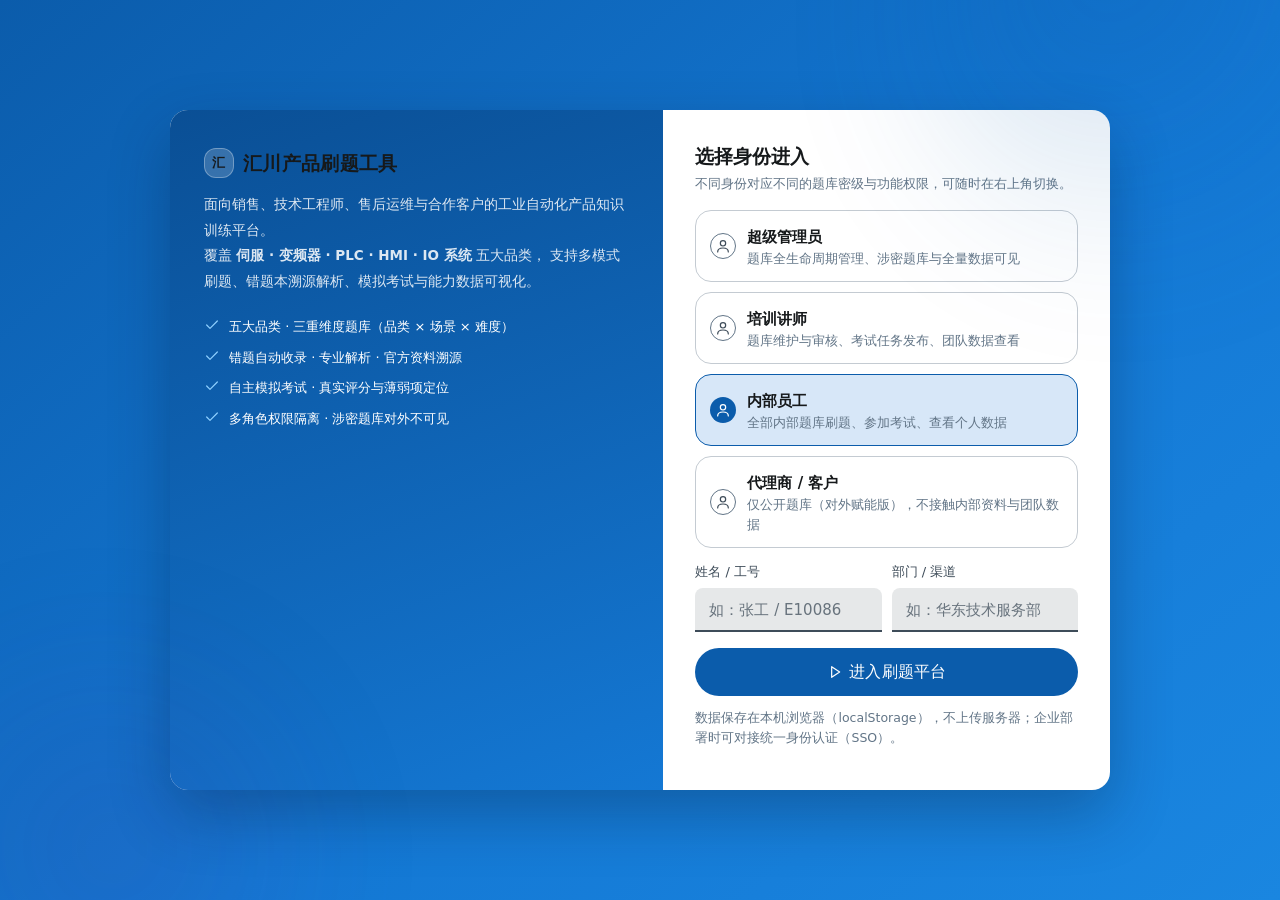
<file: index.html>
<!DOCTYPE html>
<html lang="zh-CN">
<head>
<meta charset="UTF-8">
<meta name="viewport" content="width=device-width, initial-scale=1, viewport-fit=cover">
<meta name="theme-color" content="#0b5cab">
<meta name="description" content="汇川技术工业自动化产品知识刷题工具：伺服、变频器、PLC、HMI、IO 系统五大品类，多模式刷题、错题本、模拟考试与能力数据统计。">
<title>汇川产品刷题工具 · 工业自动化产品知识训练平台</title>
<link rel="icon" href="data:image/svg+xml,%3Csvg xmlns='http://www.w3.org/2000/svg' viewBox='0 0 32 32'%3E%3Crect width='32' height='32' rx='7' fill='%230b5cab'/%3E%3Ctext x='16' y='22' font-size='18' font-family='sans-serif' font-weight='bold' fill='white' text-anchor='middle'%3E%E6%B1%87%3C/text%3E%3C/svg%3E">
<!-- Material You 设计令牌（由 tools/gen-md3-tokens.mjs 生成，须先于 main.css 加载） -->
<link rel="stylesheet" href="assets/css/md3-tokens.css">
<link rel="stylesheet" href="assets/css/main.css">
</head>
<body>
<div id="app">
  <noscript>
    <div style="padding:40px;text-align:center;font-family:sans-serif">
      <h2>需要启用 JavaScript</h2>
      <p>本工具为纯前端应用，请在浏览器设置中启用 JavaScript 后重新打开。</p>
    </div>
  </noscript>
</div>

<!-- 核心层：数据存储 / API 适配 / 题库引擎 / UI 组件 -->
<script src="assets/js/core/store.js"></script>
<script src="assets/js/core/api-store.js"></script>
<script src="assets/js/core/bank.js"></script>
<script src="assets/js/core/knowledge.js"></script>
<script src="assets/js/core/engine.js"></script>
<script src="assets/js/ui.js"></script>
<!-- 试卷生成 / Word 导出 / 打印 -->
<script src="assets/js/paper.js"></script>
<!-- 知识库（V2.0） -->
<script src="assets/js/kb.js"></script>
<!-- 用户端应用 -->
<script src="assets/js/app.js"></script>
</body>
</html>
</file>
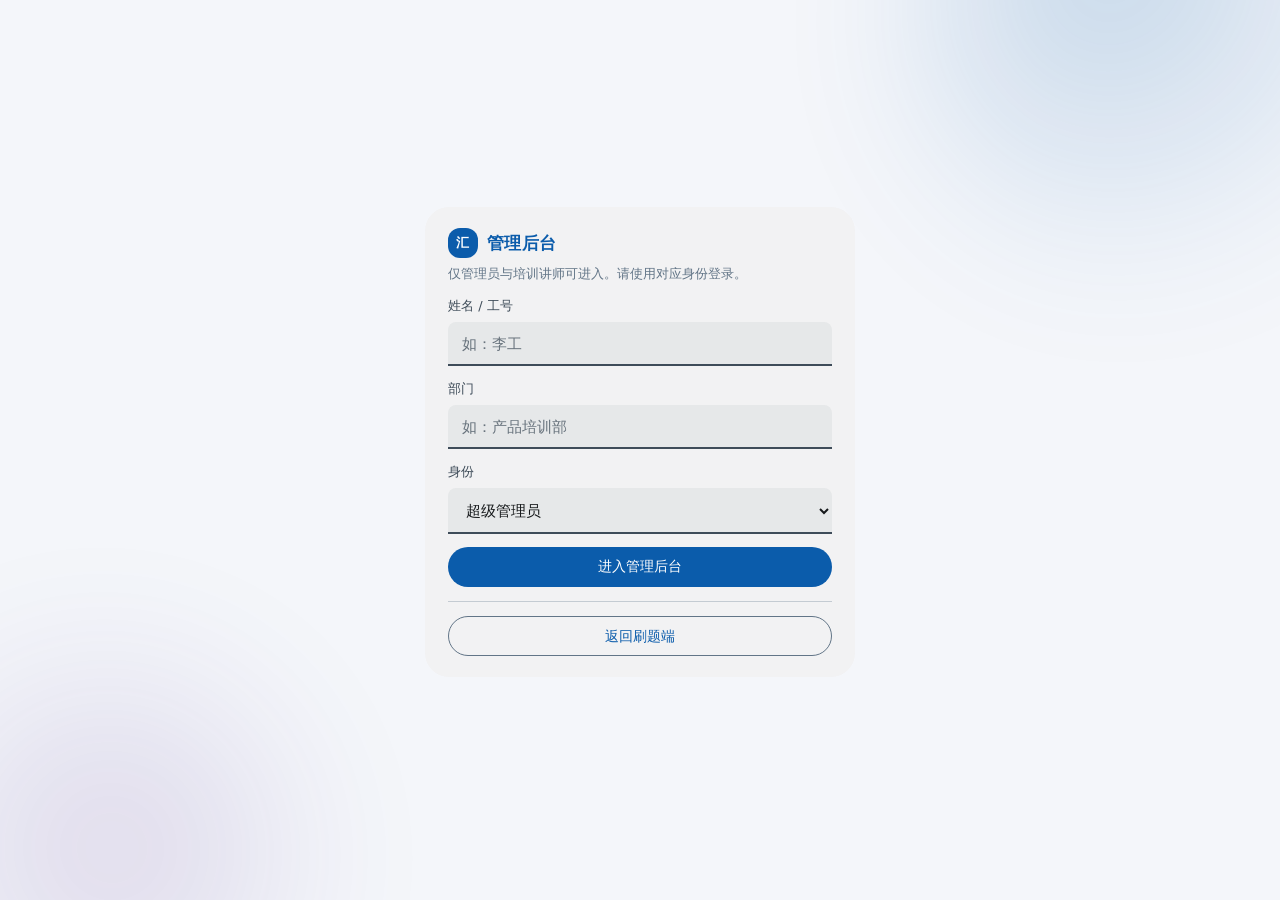
<file: admin.html>
<!DOCTYPE html>
<html lang="zh-CN">
<head>
<meta charset="UTF-8">
<meta name="viewport" content="width=device-width, initial-scale=1, viewport-fit=cover">
<meta name="theme-color" content="#0b5cab">
<title>管理后台 · 汇川产品刷题工具</title>
<link rel="icon" href="data:image/svg+xml,%3Csvg xmlns='http://www.w3.org/2000/svg' viewBox='0 0 32 32'%3E%3Crect width='32' height='32' rx='7' fill='%230b5cab'/%3E%3Ctext x='16' y='22' font-size='18' font-family='sans-serif' font-weight='bold' fill='white' text-anchor='middle'%3E%E7%AE%A1%3C/text%3E%3C/svg%3E">
<!-- Material You 设计令牌（由 tools/gen-md3-tokens.mjs 生成，须先于 main.css 加载） -->
<link rel="stylesheet" href="assets/css/md3-tokens.css">
<link rel="stylesheet" href="assets/css/main.css">
<style>
  .admin-table td { vertical-align: top; }
  .opt-editor { display: flex; gap: 8px; align-items: center; margin-bottom: 8px; }
  .opt-editor .k { width: 30px; height: 30px; border-radius: 6px; background: var(--line-2); display: grid; place-items: center; font-weight: 700; font-size: 12.5px; flex: none; }
  .opt-editor input[type=text] { flex: 1; }
  .perm-yes { color: var(--ok); font-weight: 600; }
  .perm-no { color: #c3cbd8; }
  .json-area { min-height: 220px; font-family: var(--ff-mono); font-size: 12.5px; }
</style>
</head>
<body>
<div id="adminApp">
  <noscript><div style="padding:40px;text-align:center"><h2>需要启用 JavaScript</h2></div></noscript>
</div>

<script src="assets/js/core/store.js"></script>
<script src="assets/js/core/api-store.js"></script>
<script src="assets/js/core/bank.js"></script>
<script src="assets/js/core/knowledge.js"></script>
<script src="assets/js/core/engine.js"></script>
<script src="assets/js/ui.js"></script>
<!-- 试卷导出 / 打印 与 知识库文档导出（管理端复用） -->
<script src="assets/js/paper.js"></script>
<script src="assets/js/kb.js"></script>
<script src="assets/js/admin.js"></script>
</body>
</html>
</file>
<file: assets/css/md3-tokens.css>
/* ==========================================================================
   Material You (Material Design 3) 设计令牌
   —— 由 tools/gen-md3-tokens.mjs 自动生成，请勿手改本文件
   种子色（seed）：#0b5cab   生成时间：2026/9/15 13:39:04

   分层约定（与 MD3 官方一致）：
     ① 参考调色板 --md-ref-*    ：由种子色推导的 tone 阶梯
     ② 语义令牌   --md-sys-*    ：组件只允许引用这一层
     ③ 形状/动效/状态            ：跨组件复用的非颜色令牌
   换品牌色：改 tools/gen-md3-tokens.mjs 里的 SEED 常量并重跑即可。
   ========================================================================== */

:root {
  /* ========== ① 参考调色板（tone 0–100，勿在组件中直接引用） ========== */
  /* primary */
  --md-ref-primary-0: #000000;
  --md-ref-primary-10: #02192F;
  --md-ref-primary-20: #06335E;
  --md-ref-primary-30: #094D8E;
  --md-ref-primary-40: #0B5CAB;
  --md-ref-primary-50: #1676D3;
  --md-ref-primary-60: #338FE9;
  --md-ref-primary-70: #65ABEF;
  --md-ref-primary-80: #A8CCEF;
  --md-ref-primary-90: #D7E7F8;
  --md-ref-primary-95: #F2F7FB;
  --md-ref-primary-99: #FEFEFF;
  --md-ref-primary-100: #FFFFFF;
  /* secondary */
  --md-ref-secondary-0: #000000;
  --md-ref-secondary-10: #0F1922;
  --md-ref-secondary-20: #203245;
  --md-ref-secondary-30: #304C68;
  --md-ref-secondary-40: #395B7D;
  --md-ref-secondary-50: #4D759C;
  --md-ref-secondary-60: #688EB4;
  --md-ref-secondary-70: #8DAAC7;
  --md-ref-secondary-80: #BCCBDA;
  --md-ref-secondary-90: #E0E7EE;
  --md-ref-secondary-95: #F5F7F8;
  --md-ref-secondary-99: #FEFEFE;
  --md-ref-secondary-100: #FFFFFF;
  /* tertiary */
  --md-ref-tertiary-0: #000000;
  --md-ref-tertiary-10: #160B27;
  --md-ref-tertiary-20: #2D174E;
  --md-ref-tertiary-30: #442275;
  --md-ref-tertiary-40: #52298D;
  --md-ref-tertiary-50: #6A3AAF;
  --md-ref-tertiary-60: #8455C7;
  --md-ref-tertiary-70: #A27FD5;
  --md-ref-tertiary-80: #C7B5E1;
  --md-ref-tertiary-90: #E5DDF1;
  --md-ref-tertiary-95: #F6F4F9;
  --md-ref-tertiary-99: #FEFEFE;
  --md-ref-tertiary-100: #FFFFFF;
  /* neutral */
  --md-ref-neutral-0: #000000;
  --md-ref-neutral-10: #16191B;
  --md-ref-neutral-20: #2D3237;
  --md-ref-neutral-30: #444C53;
  --md-ref-neutral-40: #525B64;
  --md-ref-neutral-50: #6A757F;
  --md-ref-neutral-60: #848E98;
  --md-ref-neutral-70: #A2AAB2;
  --md-ref-neutral-80: #C7CBCF;
  --md-ref-neutral-90: #E5E7E9;
  --md-ref-neutral-95: #F6F7F7;
  --md-ref-neutral-99: #FEFEFE;
  --md-ref-neutral-100: #FFFFFF;
  /* neutral-variant */
  --md-ref-neutral-variant-0: #000000;
  --md-ref-neutral-variant-10: #14191D;
  --md-ref-neutral-variant-20: #29323B;
  --md-ref-neutral-variant-30: #3E4C59;
  --md-ref-neutral-variant-40: #4B5B6B;
  --md-ref-neutral-variant-50: #627587;
  --md-ref-neutral-variant-60: #7C8EA0;
  --md-ref-neutral-variant-70: #9CAAB8;
  --md-ref-neutral-variant-80: #C4CBD2;
  --md-ref-neutral-variant-90: #E4E7EB;
  --md-ref-neutral-variant-95: #F6F7F7;
  --md-ref-neutral-variant-99: #FEFEFE;
  --md-ref-neutral-variant-100: #FFFFFF;
  /* error */
  --md-ref-error-0: #000000;
  --md-ref-error-10: #2B0608;
  --md-ref-error-20: #560E12;
  --md-ref-error-30: #82151B;
  --md-ref-error-40: #9D1920;
  --md-ref-error-50: #C2272F;
  --md-ref-error-60: #D9434B;
  --md-ref-error-70: #E27277;
  --md-ref-error-80: #E8AEB1;
  --md-ref-error-90: #F5DADB;
  --md-ref-error-95: #FAF3F3;
  --md-ref-error-99: #FFFEFE;
  --md-ref-error-100: #FFFFFF;
  /* success */
  --md-ref-success-0: #000000;
  --md-ref-success-10: #0A281A;
  --md-ref-success-20: #154F34;
  --md-ref-success-30: #20784F;
  --md-ref-success-40: #26905F;
  --md-ref-success-50: #36B379;
  --md-ref-success-60: #52CA92;
  --md-ref-success-70: #7DD7AD;
  --md-ref-success-80: #B4E3CD;
  --md-ref-success-90: #DDF2E8;
  --md-ref-success-95: #F4FAF7;
  --md-ref-success-99: #FEFEFE;
  --md-ref-success-100: #FFFFFF;
  /* warning */
  --md-ref-warning-0: #000000;
  --md-ref-warning-10: #301F01;
  --md-ref-warning-20: #5F3E05;
  --md-ref-warning-30: #905E08;
  --md-ref-warning-40: #AD7109;
  --md-ref-warning-50: #D58E14;
  --md-ref-warning-60: #ECA730;
  --md-ref-warning-70: #F0BD64;
  --md-ref-warning-80: #F0D5A7;
  --md-ref-warning-90: #F8ECD7;
  --md-ref-warning-95: #FBF8F2;
  --md-ref-warning-99: #FFFEFE;
  --md-ref-warning-100: #FFFFFF;

  /* ========== ③ 形状（MD3 shape scale） ========== */
  --md-sys-shape-corner-none: 0;
  --md-sys-shape-corner-xs: 8px;
  --md-sys-shape-corner-sm: 12px;
  --md-sys-shape-corner-md: 16px;
  --md-sys-shape-corner-lg: 24px;
  --md-sys-shape-corner-xl: 28px;
  --md-sys-shape-corner-2xl: 32px;
  --md-sys-shape-corner-3xl: 48px;
  --md-sys-shape-corner-full: 9999px;

  /* ========== ③ 高程（MD3 elevation：与色调表面配合，而非单纯投影） ========== */
  --md-sys-elevation-0: none;
  --md-sys-elevation-1: 0 1px 2px rgba(0, 0, 0, .10), 0 1px 3px 1px rgba(0, 0, 0, .06);
  --md-sys-elevation-2: 0 1px 2px rgba(0, 0, 0, .10), 0 2px 6px 2px rgba(0, 0, 0, .07);
  --md-sys-elevation-3: 0 4px 8px 3px rgba(0, 0, 0, .08), 0 1px 3px rgba(0, 0, 0, .12);
  --md-sys-elevation-4: 0 6px 10px 4px rgba(0, 0, 0, .08), 0 2px 3px rgba(0, 0, 0, .12);
  --md-sys-elevation-5: 0 8px 12px 6px rgba(0, 0, 0, .08), 0 4px 4px rgba(0, 0, 0, .12);

  /* ========== ③ 动效（MD3 motion） ========== */
  --md-sys-motion-easing-standard: cubic-bezier(0.2, 0, 0, 1);
  --md-sys-motion-easing-emphasized: cubic-bezier(0.2, 0, 0, 1);
  --md-sys-motion-duration-short: 200ms;
  --md-sys-motion-duration-medium: 300ms;
  --md-sys-motion-duration-long: 450ms;

  /* ========== ③ 状态层（MD3 state layer：叠加不透明度，而非改颜色） ========== */
  --md-sys-state-hover-opacity: 0.08;
  --md-sys-state-focus-opacity: 0.10;
  --md-sys-state-pressed-opacity: 0.10;
  --md-sys-state-disabled-opacity: 0.38;
  --md-sys-state-disabled-container-opacity: 0.12;

  /* ========== ③ 字体（Roboto 优先，中文回落到系统字体，离线可用） ========== */
  --md-sys-typescale-font: Roboto, "PingFang SC", "Microsoft YaHei", "Hiragino Sans GB", "Source Han Sans SC", system-ui, -apple-system, "Segoe UI", sans-serif;
  --md-sys-typescale-font-mono: "Roboto Mono", "JetBrains Mono", "Cascadia Mono", Consolas, "Courier New", monospace;
  /* 字号阶梯：display 56 / headline 32 / title 24 / body 16 / label 14 */
  --md-sys-typescale-display-large: 3.5rem;
  --md-sys-typescale-headline-large: 2rem;
  --md-sys-typescale-headline-small: 1.5rem;
  --md-sys-typescale-title-large: 1.375rem;
  --md-sys-typescale-title-medium: 1rem;
  --md-sys-typescale-body-large: 1rem;
  --md-sys-typescale-body-medium: 0.9375rem;
  --md-sys-typescale-label-large: 0.875rem;
  --md-sys-typescale-label-small: 0.75rem;

  /* ========== ② 语义令牌 · 浅色模式 ========== */
  --md-sys-color-primary: #0B5CAB;
  --md-sys-color-on-primary: #FFFFFF;
  --md-sys-color-primary-container: #D7E7F8;
  --md-sys-color-on-primary-container: #02192F;
  --md-sys-color-secondary: #395B7D;
  --md-sys-color-on-secondary: #FFFFFF;
  --md-sys-color-secondary-container: #E0E7EE;
  --md-sys-color-on-secondary-container: #0F1922;
  --md-sys-color-tertiary: #52298D;
  --md-sys-color-on-tertiary: #FFFFFF;
  --md-sys-color-tertiary-container: #E5DDF1;
  --md-sys-color-on-tertiary-container: #160B27;
  --md-sys-color-error: #9D1920;
  --md-sys-color-on-error: #FFFFFF;
  --md-sys-color-error-container: #F5DADB;
  --md-sys-color-on-error-container: #2B0608;
  --md-sys-color-success: #26905F;
  --md-sys-color-on-success: #FFFFFF;
  --md-sys-color-success-container: #DDF2E8;
  --md-sys-color-on-success-container: #0A281A;
  --md-sys-color-warning: #AD7109;
  --md-sys-color-on-warning: #FFFFFF;
  --md-sys-color-warning-container: #F8ECD7;
  --md-sys-color-on-warning-container: #301F01;
  --md-sys-color-surface: #FEFEFE;
  --md-sys-color-surface-dim: #D7DADD;
  --md-sys-color-surface-bright: #FEFEFE;
  --md-sys-color-surface-container-lowest: #FFFFFF;
  --md-sys-color-surface-container-low: #F2F2F3;
  --md-sys-color-surface-container: #ECEDEE;
  --md-sys-color-surface-container-high: #E6E8E9;
  --md-sys-color-surface-container-highest: #E5E7E9;
  --md-sys-color-on-surface: #16191B;
  --md-sys-color-on-surface-variant: #3E4C59;
  --md-sys-color-outline: #627587;
  --md-sys-color-outline-variant: #C4CBD2;
  --md-sys-color-inverse-surface: #2D3237;
  --md-sys-color-inverse-on-surface: #F6F7F7;
  --md-sys-color-scrim: #000000;
}

/* ========== ② 语义令牌 · 深色模式（MD3 dark scheme）
   选择器与现有实现对齐：ui.js 的主题切换给 body 加 .dark 类 ========== */
body.dark,
[data-theme="dark"] {
  --md-sys-color-primary: #A8CCEF;
  --md-sys-color-on-primary: #06335E;
  --md-sys-color-primary-container: #094D8E;
  --md-sys-color-on-primary-container: #D7E7F8;
  --md-sys-color-secondary: #BCCBDA;
  --md-sys-color-on-secondary: #203245;
  --md-sys-color-secondary-container: #304C68;
  --md-sys-color-on-secondary-container: #E0E7EE;
  --md-sys-color-tertiary: #C7B5E1;
  --md-sys-color-on-tertiary: #2D174E;
  --md-sys-color-tertiary-container: #442275;
  --md-sys-color-on-tertiary-container: #E5DDF1;
  --md-sys-color-error: #E8AEB1;
  --md-sys-color-on-error: #560E12;
  --md-sys-color-error-container: #82151B;
  --md-sys-color-on-error-container: #F5DADB;
  --md-sys-color-success: #B4E3CD;
  --md-sys-color-on-success: #154F34;
  --md-sys-color-success-container: #20784F;
  --md-sys-color-on-success-container: #DDF2E8;
  --md-sys-color-warning: #F0D5A7;
  --md-sys-color-on-warning: #5F3E05;
  --md-sys-color-warning-container: #905E08;
  --md-sys-color-on-warning-container: #F8ECD7;
  --md-sys-color-surface: #0E0F11;
  --md-sys-color-surface-dim: #0E0F11;
  --md-sys-color-surface-bright: #373D43;
  --md-sys-color-surface-container-lowest: #090A0B;
  --md-sys-color-surface-container-low: #171A1C;
  --md-sys-color-surface-container: #1C1F22;
  --md-sys-color-surface-container-high: #272B30;
  --md-sys-color-surface-container-highest: #33383E;
  --md-sys-color-on-surface: #E5E7E9;
  --md-sys-color-on-surface-variant: #C4CBD2;
  --md-sys-color-outline: #7C8EA0;
  --md-sys-color-outline-variant: #3E4C59;
  --md-sys-color-inverse-surface: #E5E7E9;
  --md-sys-color-inverse-on-surface: #2D3237;
  --md-sys-color-scrim: #000000;
}

/* ========== 无障碍：尊重系统的「减少动态效果」偏好 ========== */
@media (prefers-reduced-motion: reduce) {
  :root {
    --md-sys-motion-duration-short: 0.01ms;
    --md-sys-motion-duration-medium: 0.01ms;
    --md-sys-motion-duration-long: 0.01ms;
  }
}
</file>
<file: assets/css/main.css>
/* ==========================================================================
   汇川产品刷题工具 · 设计系统 (main.css)
   设计语言：Material You (Material Design 3)，种子色 = 品牌蓝 #0b5cab
   令牌来源：assets/css/md3-tokens.css（由 tools/gen-md3-tokens.mjs 生成）
   纯原生 CSS，无外部依赖，适配内网离线部署
   ========================================================================== */

/* --------------------------------------------------------------------------
   兼容映射层
   组件继续使用既有的语义变量名（--brand / --card / --text …），值改由 MD3 语义令牌提供。
   于是「切换设计语言」只发生在这张映射表里，上千行组件样式无需重写。

   ⚠️ 必须同时挂在 :root 与 body.dark 上：
   CSS 自定义变量是在**定义它的元素**上解析的，若只写在 :root，
   --bg 会被永久绑定为 :root 语境下的浅色 surface，body.dark 覆盖
   --md-sys-color-* 也无法影响它（深色模式会失效）。
   -------------------------------------------------------------------------- */
:root, body.dark {
  /* 品牌与状态色
     注意：这里只允许引用 --md-sys-color-*（语义层随主题切换）。
     早期版本引用了 --md-ref-primary-95 这类参考调色板值 —— 它们不随深浅模式变化，
     会导致深色模式下出现亮白色块。 */
  --brand: var(--md-sys-color-primary);
  --brand-600: var(--md-sys-color-primary);            /* 旧代码用它做 hover 加深；MD3 改用状态层，这里回落主色 */
  --brand-500: var(--md-sys-color-primary);
  --brand-100: var(--md-sys-color-primary-container);
  --brand-50: var(--md-sys-color-primary-container);

  --ok: var(--md-sys-color-success);
  --ok-bg: var(--md-sys-color-success-container);
  --warn: var(--md-sys-color-warning);
  --warn-bg: var(--md-sys-color-warning-container);
  --danger: var(--md-sys-color-error);
  --danger-bg: var(--md-sys-color-error-container);

  /* 文字与分隔：MD3 用色调表面区分层次，因此描边色取自 neutral-variant */
  --text: var(--md-sys-color-on-surface);
  --text-2: var(--md-sys-color-on-surface-variant);
  --muted: var(--md-sys-color-outline);
  --line: var(--md-sys-color-outline-variant);
  --line-2: var(--md-sys-color-surface-container-high);

  /* 表面：背景为色调表面（非纯白），卡片比背景深一档 —— Material You 的标志性层次 */
  --bg: var(--md-sys-color-surface);
  --card: var(--md-sys-color-surface-container-low);

  /* 高程：静止靠色调、交互靠阴影抬升 */
  --shadow-sm: var(--md-sys-elevation-1);
  --shadow: var(--md-sys-elevation-2);
  --shadow-lg: var(--md-sys-elevation-3);

  /* 形状：整体上调到 MD3 的圆角尺度（卡片 24 / 小元素 12 / 对话框 28） */
  --radius: var(--md-sys-shape-corner-lg);
  --radius-sm: var(--md-sys-shape-corner-sm);
  --radius-lg: var(--md-sys-shape-corner-xl);

  --header-h: 58px;
  --side-w: 216px;
  --ff: var(--md-sys-typescale-font);
  --ff-mono: var(--md-sys-typescale-font-mono);
}

* { box-sizing: border-box; }

html, body { height: 100%; }

body {
  margin: 0;
  font-family: var(--ff);
  font-size: var(--md-sys-typescale-body-medium);
  line-height: 1.6;
  color: var(--text);
  background: var(--bg);
  -webkit-font-smoothing: antialiased;
  -webkit-text-size-adjust: 100%;
  overflow-x: hidden;
}

/* --------------------------------------------------------------------------
   氛围层：画布外的有机模糊形状
   Material You 的深度来自「多层柔和色晕」而非重投影。纯装饰，对辅助技术隐藏。
   -------------------------------------------------------------------------- */
body::before,
body::after {
  content: '';
  position: fixed;
  z-index: 0;
  pointer-events: none;
  border-radius: var(--md-sys-shape-corner-full);
  filter: blur(80px);
}
body::before {
  width: min(520px, 60vw); height: min(520px, 60vw);
  top: -220px; right: -160px;
  background: radial-gradient(circle at 35% 35%, var(--md-sys-color-primary), transparent 70%);
  opacity: .22;
}
body::after {
  width: min(460px, 55vw); height: min(460px, 55vw);
  bottom: -200px; left: -140px;
  background: radial-gradient(circle at 55% 45%, var(--md-sys-color-tertiary), transparent 70%);
  opacity: .16;
}
@media (max-width: 560px) {
  body::before, body::after { filter: blur(60px); }
}

/* 内容层必须盖在氛围层之上 */
.app { position: relative; z-index: 1; }

h1, h2, h3, h4, h5 { margin: 0; font-weight: 600; line-height: 1.35; }
p { margin: 0 0 8px; }
a { color: var(--brand-500); text-decoration: none; }
a:hover { text-decoration: underline; }
button, input, select, textarea { font-family: inherit; font-size: inherit; color: inherit; }
code, pre { font-family: var(--ff-mono); }

::-webkit-scrollbar { width: 9px; height: 9px; }
::-webkit-scrollbar-thumb { background: #cbd3e0; border-radius: 6px; }
::-webkit-scrollbar-thumb:hover { background: #b3bdcd; }
::-webkit-scrollbar-track { background: transparent; }

/* ---------- 布局骨架 ---------- */
.app { min-height: 100vh; display: flex; flex-direction: column; }

.topbar {
  height: var(--header-h);
  background: var(--md-sys-color-primary);
  color: var(--md-sys-color-on-primary);
  display: flex;
  align-items: center;
  gap: 14px;
  padding: 0 18px;
  position: sticky;
  top: 0;
  z-index: 60;
  box-shadow: var(--md-sys-elevation-2);
}
/* 深色模式下 MD3 的 primary 是浅色调（tone 80），大面积铺底会过亮；
   按 top app bar 规范改用色调表面，前景色随之切到 on-surface。
   顶栏内部一律用 inherit + 白色状态层，因此两套主题都自动协调。 */
body.dark .topbar {
  background: var(--md-sys-color-surface-container);
  color: var(--md-sys-color-on-surface);
}

.brand { display: flex; align-items: center; gap: 9px; font-weight: 700; font-size: 16px; letter-spacing: .3px; white-space: nowrap; }
.brand .logo {
  width: 30px; height: 30px; border-radius: var(--md-sys-shape-corner-sm); flex: none;
  background: rgba(255, 255, 255, .18);       /* MD3 状态层：彩色表面上的白色叠加 */
  display: grid; place-items: center;
  border: 1px solid rgba(255, 255, 255, .30);
  font-size: 13px; font-weight: 800;
}
.brand small { font-weight: 400; font-size: 12px; opacity: .82; margin-left: 2px; }

.topbar-spacer { flex: 1; }

.topnav { display: flex; gap: 2px; }
.topnav a {
  color: inherit; opacity: .88;
  padding: 8px 14px; border-radius: var(--md-sys-shape-corner-full);
  font-size: var(--md-sys-typescale-label-large);
  display: flex; align-items: center; gap: 6px; white-space: nowrap;
  transition: background-color var(--md-sys-motion-duration-short) var(--md-sys-motion-easing-standard);
}
.topnav a:hover { background: rgba(255, 255, 255, .14); text-decoration: none; opacity: 1; }
.topnav a.active { background: rgba(255, 255, 255, .22); font-weight: 600; opacity: 1; }

.userchip {
  display: flex; align-items: center; gap: 9px;
  background: rgba(255, 255, 255, .14);
  border: 1px solid rgba(255, 255, 255, .22);
  padding: 5px 14px 5px 5px; border-radius: var(--md-sys-shape-corner-full);
  cursor: pointer; font-size: var(--md-sys-typescale-label-large); color: inherit;
  transition: background-color var(--md-sys-motion-duration-short) var(--md-sys-motion-easing-standard);
}
.userchip:hover { background: rgba(255, 255, 255, .24); }
.userchip:active { transform: scale(.97); }
.userchip .avatar {
  width: 28px; height: 28px; border-radius: 50%;
  background: var(--md-sys-color-primary); color: var(--md-sys-color-on-primary);
  display: grid; place-items: center; font-weight: 700; font-size: 12px; flex: none;
}
.userchip .role { font-size: 11px; opacity: .85; }

.iconbtn {
  width: 40px; height: 40px; border-radius: var(--md-sys-shape-corner-full);
  border: none; cursor: pointer;
  background: rgba(255, 255, 255, .14); color: inherit;
  display: grid; place-items: center; flex: none;
  transition: background-color var(--md-sys-motion-duration-short) var(--md-sys-motion-easing-standard),
              transform var(--md-sys-motion-duration-short) var(--md-sys-motion-easing-standard);
}
.iconbtn:hover { background: rgba(255, 255, 255, .26); }
.iconbtn:active { transform: scale(.92); }
body:not(.dark) .iconbtn:focus-visible { outline: 2px solid #fff; outline-offset: 2px; }
body.dark .iconbtn:focus-visible { outline: 2px solid var(--md-sys-color-primary); outline-offset: 2px; }

.body { flex: 1; display: flex; align-items: stretch; }

.side {
  width: var(--side-w); flex: none; background: var(--card);
  border-right: 1px solid var(--line); padding: 14px 10px 24px;
  position: sticky; top: var(--header-h); height: calc(100vh - var(--header-h));
  overflow-y: auto;
}
.side .group-title {
  font-size: 11px; color: var(--muted); font-weight: 600; letter-spacing: .8px;
  padding: 12px 12px 6px; text-transform: uppercase;
}
.side a {
  display: flex; align-items: center; gap: 10px;
  padding: 9px 12px; border-radius: 8px; color: var(--text-2);
  font-size: 13.5px; margin-bottom: 2px;
}
.side a:hover { background: var(--line-2); text-decoration: none; color: var(--brand); }
.side a.active { background: var(--brand-50); color: var(--brand); font-weight: 600; }
.side a .ico { width: 17px; height: 17px; flex: none; opacity: .9; }
.side a .badge { margin-left: auto; }

.main { flex: 1; min-width: 0; padding: 20px 22px 64px; }
.page-narrow { max-width: 880px; margin: 0 auto; }

.page-head { margin-bottom: 18px; }
.page-head h2 { font-size: 20px; display: flex; align-items: center; gap: 9px; }
.page-head p { color: var(--muted); font-size: 13px; margin: 4px 0 0; }

/* ---------- 卡片 / 栅格（MD3：靠色调表面分层，静止时不投影） ---------- */
.card {
  background: var(--md-sys-color-surface-container-low);
  border: 1px solid transparent;
  border-radius: var(--md-sys-shape-corner-lg);
  padding: 20px 22px; margin-bottom: 16px;
}
.card.tight { padding: 14px 16px; }
.card-head { display: flex; align-items: center; gap: 10px; margin-bottom: 12px; }
.card-head h3 { font-size: 15px; }
.card-head .spacer { flex: 1; }
.card-sub { color: var(--muted); font-size: 12.5px; }

.grid { display: grid; gap: 14px; }
.grid.c2 { grid-template-columns: repeat(2, minmax(0, 1fr)); }
.grid.c3 { grid-template-columns: repeat(3, minmax(0, 1fr)); }
.grid.c4 { grid-template-columns: repeat(4, minmax(0, 1fr)); }
.grid.c5 { grid-template-columns: repeat(5, minmax(0, 1fr)); }

.stat {
  background: var(--md-sys-color-surface-container);
  border: 1px solid transparent;
  border-radius: var(--md-sys-shape-corner-lg);
  padding: 16px 18px; position: relative; overflow: hidden;
}
.stat .label { color: var(--muted); font-size: 12.5px; display: flex; align-items: center; gap: 6px; }
.stat .value { font-size: 26px; font-weight: 700; margin-top: 5px; line-height: 1.15; letter-spacing: -.4px; }
.stat .value small { font-size: 13px; font-weight: 500; color: var(--muted); margin-left: 3px; }
.stat .foot { font-size: 12px; color: var(--muted); margin-top: 3px; }
.stat::after {
  content: ''; position: absolute; right: -26px; top: -26px; width: 76px; height: 76px;
  border-radius: 50%; background: var(--brand-50);
}
.stat.ok::after { background: var(--ok-bg); }
.stat.warn::after { background: var(--warn-bg); }
.stat.danger::after { background: var(--danger-bg); }
.stat > * { position: relative; z-index: 1; }

/* ---------- 按钮（MD3：全部药丸形 + 状态层 + 触觉反馈） ---------- */
.btn {
  position: relative; isolation: isolate;
  display: inline-flex; align-items: center; justify-content: center; gap: 6px;
  min-height: 40px; padding: 8px 20px;
  border-radius: var(--md-sys-shape-corner-full);      /* MD3 按钮一律全圆角 */
  border: 1px solid var(--md-sys-color-outline);
  background: transparent; color: var(--md-sys-color-primary);
  cursor: pointer; font-size: var(--md-sys-typescale-label-large);
  font-weight: 500; letter-spacing: .01em; white-space: nowrap;
  transition: box-shadow var(--md-sys-motion-duration-medium) var(--md-sys-motion-easing-standard),
              transform var(--md-sys-motion-duration-short) var(--md-sys-motion-easing-standard),
              background-color var(--md-sys-motion-duration-short) var(--md-sys-motion-easing-standard);
}
/* 状态层：MD3 不通过改底色表达悬停，而是叠加一层当前前景色的不透明度 */
.btn::before {
  content: ''; position: absolute; inset: 0; z-index: -1;
  border-radius: inherit; background: currentColor; opacity: 0;
  transition: opacity var(--md-sys-motion-duration-short) var(--md-sys-motion-easing-standard);
}
.btn:hover::before { opacity: var(--md-sys-state-hover-opacity); }
.btn:active::before { opacity: var(--md-sys-state-pressed-opacity); }
.btn:active { transform: scale(.95); }                 /* 触觉按压反馈 */
.btn:focus-visible {
  outline: 2px solid var(--md-sys-color-primary);
  outline-offset: 2px;
}

/* 填充（主要）：主色底 + on-primary 文字 */
.btn.primary {
  background: var(--md-sys-color-primary);
  border-color: transparent;
  color: var(--md-sys-color-on-primary);
}
.btn.primary:hover { box-shadow: var(--md-sys-elevation-1); }

/* 色调（成功/危险）：容器色底 + 对应 on- 文字 */
.btn.ok {
  background: var(--md-sys-color-success);
  border-color: transparent;
  color: var(--md-sys-color-on-success);
}
.btn.danger {
  background: var(--md-sys-color-error-container);
  border-color: transparent;
  color: var(--md-sys-color-on-error-container);
}
.btn.danger:hover { box-shadow: var(--md-sys-elevation-1); }

/* 文本/幽灵：无边框、无底色，仅状态层 */
.btn.ghost {
  border-color: transparent; background: transparent;
  color: var(--md-sys-color-primary);
  padding: 6px 12px; min-height: 36px;
}
.btn.ghost.sm { padding: 4px 10px; min-height: 30px; }

.btn.sm { padding: 5px 14px; font-size: var(--md-sys-typescale-label-small); min-height: 32px; }
.btn.lg { padding: 12px 28px; font-size: var(--md-sys-typescale-title-medium); min-height: 48px; }
.btn.block { width: 100%; }
.btn[disabled], .btn.disabled {
  opacity: var(--md-sys-state-disabled-opacity);
  cursor: not-allowed; pointer-events: none; box-shadow: none;
}
.btn-row { display: flex; gap: 9px; flex-wrap: wrap; align-items: center; }
.btn-row.end { justify-content: flex-end; }

/* ---------- 表单 ---------- */
.field { margin-bottom: 13px; }
.field > label { display: block; font-size: 13px; font-weight: 500; margin-bottom: 5px; color: var(--text-2); }
.field .hint { font-size: 12px; color: var(--muted); margin-top: 4px; }
input[type=text], input[type=number], input[type=password], input[type=date], input[type=datetime-local], select, textarea {
  width: 100%; padding: 13px 14px 11px;
  /* MD3 填充式文本框：仅上方圆角，下方以 2px 描边收口 */
  border: none;
  border-bottom: 2px solid var(--md-sys-color-on-surface-variant);
  border-radius: var(--md-sys-shape-corner-xs) var(--md-sys-shape-corner-xs) 0 0;
  background: var(--md-sys-color-surface-container-high);
  color: var(--md-sys-color-on-surface);
  outline: none;
  transition: background-color var(--md-sys-motion-duration-short) var(--md-sys-motion-easing-standard),
              border-color var(--md-sys-motion-duration-short) var(--md-sys-motion-easing-standard);
}
input[type=text]:hover, input[type=number]:hover, input[type=password]:hover,
input[type=date]:hover, input[type=datetime-local]:hover, select:hover, textarea:hover {
  background: var(--md-sys-color-surface-container-highest);
}
input[type=text]:focus, input[type=number]:focus, input[type=password]:focus,
input[type=date]:focus, input[type=datetime-local]:focus, select:focus, textarea:focus {
  border-bottom-color: var(--md-sys-color-primary);
  background: var(--md-sys-color-surface-container-highest);
}
input::placeholder, textarea::placeholder { color: var(--md-sys-color-on-surface-variant); opacity: .75; }
textarea { resize: vertical; min-height: 88px; line-height: 1.6; }
select { cursor: pointer; }
.inline-fields { display: flex; gap: 12px; flex-wrap: wrap; align-items: flex-end; }
.inline-fields .field { margin-bottom: 0; flex: 1 1 150px; min-width: 130px; }

.checkline { display: flex; align-items: center; gap: 8px; font-size: 13.5px; cursor: pointer; user-select: none; }
.checkline input { width: 16px; height: 16px; accent-color: var(--brand); cursor: pointer; flex: none; }

/* 分段选择器（MD3 segmented button） */
.segment {
  display: inline-flex; background: var(--md-sys-color-surface-container-high);
  border-radius: var(--md-sys-shape-corner-full); padding: 3px; gap: 2px; flex-wrap: wrap;
}
.segment button {
  border: none; background: transparent; padding: 7px 15px;
  border-radius: var(--md-sys-shape-corner-full);
  cursor: pointer; font-size: var(--md-sys-typescale-label-large);
  color: var(--md-sys-color-on-surface-variant);
  transition: background-color var(--md-sys-motion-duration-short) var(--md-sys-motion-easing-standard),
              color var(--md-sys-motion-duration-short) var(--md-sys-motion-easing-standard);
}
.segment button:hover { background: var(--md-sys-color-surface-container-highest); }
.segment button.on {
  background: var(--md-sys-color-secondary-container);
  color: var(--md-sys-color-on-secondary-container);
  font-weight: 500; box-shadow: var(--md-sys-elevation-1);
}

/* 多选块（chip）：MD3 filter chip —— 按设计规范统一为药丸形，选中态用 secondary-container */
.chips { display: flex; flex-wrap: wrap; gap: 8px; }
.chip {
  border: 1px solid var(--md-sys-color-outline-variant);
  background: transparent;
  border-radius: var(--md-sys-shape-corner-full);
  min-height: 34px; padding: 6px 16px;
  cursor: pointer; font-size: var(--md-sys-typescale-label-large);
  color: var(--md-sys-color-on-surface-variant);
  display: inline-flex; align-items: center; gap: 6px;
  transition: background-color var(--md-sys-motion-duration-short) var(--md-sys-motion-easing-standard),
              color var(--md-sys-motion-duration-short) var(--md-sys-motion-easing-standard),
              border-color var(--md-sys-motion-duration-short) var(--md-sys-motion-easing-standard);
}
.chip:hover { background: var(--md-sys-color-surface-container-highest); }
.chip:active { transform: scale(.96); }
.chip.on {
  background: var(--md-sys-color-secondary-container);
  color: var(--md-sys-color-on-secondary-container);
  border-color: transparent; font-weight: 500;
}
.chip .dot { width: 7px; height: 7px; border-radius: 50%; background: currentColor; opacity: .55; }

/* ---------- 标签 / 徽记 ---------- */
.tag {
  display: inline-flex; align-items: center; gap: 4px;
  padding: 2px 10px; border-radius: var(--md-sys-shape-corner-full);
  font-size: var(--md-sys-typescale-label-small);
  background: var(--md-sys-color-surface-container-highest);
  color: var(--md-sys-color-on-surface-variant);
  border: 1px solid transparent; white-space: nowrap;
}
.tag.brand { background: var(--md-sys-color-primary-container); color: var(--md-sys-color-on-primary-container); }
.tag.ok { background: var(--md-sys-color-success-container); color: var(--md-sys-color-on-success-container); }
.tag.warn { background: var(--md-sys-color-warning-container); color: var(--md-sys-color-on-warning-container); }
.tag.danger { background: var(--md-sys-color-error-container); color: var(--md-sys-color-on-error-container); }
.tag.outline { background: transparent; border-color: var(--md-sys-color-outline-variant); color: var(--md-sys-color-on-surface-variant); }
.tag-list { display: flex; flex-wrap: wrap; gap: 6px; }

.badge {
  background: var(--md-sys-color-error); color: var(--md-sys-color-on-error);
  font-size: 11px; line-height: 1; padding: 3px 7px;
  border-radius: var(--md-sys-shape-corner-full); font-weight: 600;
}
.badge.gray { background: var(--md-sys-color-outline); color: var(--md-sys-color-surface); }

.dif { display: inline-flex; gap: 2px; align-items: center; }
.dif i { width: 6px; height: 6px; border-radius: 50%; background: var(--md-sys-color-outline-variant); display: block; }
.dif i.on { background: var(--md-sys-color-warning); }

.secmark {
  font-size: 11px; padding: 1px 8px; border-radius: var(--md-sys-shape-corner-full);
  background: var(--md-sys-color-error-container); color: var(--md-sys-color-on-error-container);
  border: 1px solid transparent;
}
.secmark.internal { background: var(--md-sys-color-warning-container); color: var(--md-sys-color-on-warning-container); }
.secmark.public { background: var(--md-sys-color-success-container); color: var(--md-sys-color-on-success-container); }

/* ---------- 进度条 ---------- */
.bar { height: 8px; border-radius: var(--md-sys-shape-corner-full); background: var(--md-sys-color-surface-container-highest); overflow: hidden; }
.bar > i {
  display: block; height: 100%; background: var(--md-sys-color-primary); border-radius: inherit;
  transition: width var(--md-sys-motion-duration-long) var(--md-sys-motion-easing-standard);
}
.bar.ok > i { background: var(--md-sys-color-success); }
.bar.warn > i { background: var(--md-sys-color-warning); }
.bar.danger > i { background: var(--md-sys-color-error); }
.bar.thin { height: 6px; }

/* ---------- 题目卡 ---------- */
.qcard {
  background: var(--md-sys-color-surface-container-low);
  border: 1px solid transparent;
  border-radius: var(--md-sys-shape-corner-lg);
}
.qhead {
  display: flex; align-items: center; gap: 8px; flex-wrap: wrap;
  padding: 12px 18px; border-bottom: 1px solid var(--md-sys-color-outline-variant);
  font-size: var(--md-sys-typescale-label-small); color: var(--md-sys-color-on-surface-variant);
}
.qhead .spacer { flex: 1; }
.qbody { padding: 18px; }
.qstem { font-size: var(--md-sys-typescale-body-large); line-height: 1.75; font-weight: 500; margin-bottom: 14px; white-space: pre-wrap; }
.qstem .qno { color: var(--md-sys-color-primary); font-weight: 700; margin-right: 6px; }

.opts { display: flex; flex-direction: column; gap: 9px; }
.opt {
  display: flex; gap: 11px; align-items: flex-start;
  border: 1px solid var(--md-sys-color-outline-variant);
  border-radius: var(--md-sys-shape-corner-md);
  padding: 12px 14px; cursor: pointer;
  background: var(--md-sys-color-surface-container-lowest);
  transition: background-color var(--md-sys-motion-duration-short) var(--md-sys-motion-easing-standard),
              border-color var(--md-sys-motion-duration-short) var(--md-sys-motion-easing-standard);
}
.opt:hover { border-color: var(--md-sys-color-primary); background: var(--md-sys-color-surface-container); }
.opt:active { transform: scale(.99); }
.opt .key {
  width: 26px; height: 26px; border-radius: var(--md-sys-shape-corner-full); flex: none;
  border: 1px solid var(--md-sys-color-outline); display: grid; place-items: center;
  font-weight: 700; font-size: 12.5px;
  color: var(--md-sys-color-on-surface-variant); background: transparent;
}
.opt .txt { flex: 1; padding-top: 2px; }
.opt.sel { border-color: var(--md-sys-color-primary); background: var(--md-sys-color-primary-container); }
.opt.sel .key { background: var(--md-sys-color-primary); border-color: transparent; color: var(--md-sys-color-on-primary); }
/* 语义类统一用 is-correct / is-wrong，避免与工具类 .right / .wrong（text-align）冲突 */
.opt.is-correct { border-color: var(--md-sys-color-success); background: var(--md-sys-color-success-container); }
.opt.is-correct .key { background: var(--md-sys-color-success); border-color: transparent; color: var(--md-sys-color-on-success); }
.opt.is-wrong { border-color: var(--md-sys-color-error); background: var(--md-sys-color-error-container); }
.opt.is-wrong .key { background: var(--md-sys-color-error); border-color: transparent; color: var(--md-sys-color-on-error); }
.opt.locked { cursor: default; }
.opt.locked:hover { border-color: var(--md-sys-color-outline-variant); background: var(--md-sys-color-surface-container-lowest); }
.opt.locked.is-correct:hover { border-color: var(--md-sys-color-success); background: var(--md-sys-color-success-container); }
.opt.locked.is-wrong:hover { border-color: var(--md-sys-color-error); background: var(--md-sys-color-error-container); }
.opt .txt { text-align: left; }

.answer-panel {
  margin-top: 14px; border-radius: var(--md-sys-shape-corner-md); padding: 14px 16px;
  font-size: var(--md-sys-typescale-body-medium); line-height: 1.7;
  text-align: left;   /* 防御：解析与参考答案始终左对齐，不受外部工具类影响 */
}
.answer-panel.is-correct { background: var(--md-sys-color-success-container); border: 1px solid transparent; }
.answer-panel.is-wrong { background: var(--md-sys-color-error-container); border: 1px solid transparent; }
.answer-panel .title { font-weight: 700; display: flex; align-items: center; gap: 7px; margin-bottom: 7px; }
.answer-panel.is-correct .title { color: var(--md-sys-color-on-success-container); }
.answer-panel.is-wrong .title { color: var(--md-sys-color-on-error-container); }
.answer-panel .ana { color: var(--md-sys-color-on-surface-variant); white-space: pre-wrap; text-align: left; }
.answer-panel .src {
  margin-top: 9px; padding-top: 9px; border-top: 1px dashed var(--md-sys-color-outline-variant);
  font-size: var(--md-sys-typescale-label-small); color: var(--md-sys-color-on-surface-variant); text-align: left;
}
.ref-answer {
  background: var(--md-sys-color-surface-container-lowest);
  border: 1px dashed var(--md-sys-color-outline-variant);
  border-radius: var(--md-sys-shape-corner-sm);
  padding: 10px 12px; margin: 6px 0; white-space: pre-wrap; text-align: left;
}

.selfjudge { display: flex; gap: 9px; flex-wrap: wrap; margin-top: 10px; }

/* ---------- 填空题 ---------- */
.fill-box { display: flex; flex-direction: column; gap: 10px; }
.fill-item { display: flex; align-items: center; gap: 10px; flex-wrap: wrap; }
.fill-item .k { font-size: var(--md-sys-typescale-label-small); color: var(--md-sys-color-on-surface-variant); flex: none; width: 50px; }
.fill-item input {
  flex: 1 1 240px; max-width: 340px;
  padding: 12px 14px 10px;
  border: none;
  border-bottom: 2px solid var(--md-sys-color-on-surface-variant);
  border-radius: var(--md-sys-shape-corner-xs) var(--md-sys-shape-corner-xs) 0 0;
  background: var(--md-sys-color-surface-container-high);
  color: var(--md-sys-color-on-surface);
  outline: none; text-align: left;
  transition: background-color var(--md-sys-motion-duration-short) var(--md-sys-motion-easing-standard),
              border-color var(--md-sys-motion-duration-short) var(--md-sys-motion-easing-standard);
}
.fill-item input:focus { border-bottom-color: var(--md-sys-color-primary); background: var(--md-sys-color-surface-container-highest); }
.fill-item input[readonly] { background: var(--md-sys-color-surface-container); cursor: default; }
.fill-item.is-correct input {
  border-bottom-color: var(--md-sys-color-success);
  background: var(--md-sys-color-success-container);
  color: var(--md-sys-color-on-success-container); font-weight: 600;
}
.fill-item.is-wrong input {
  border-bottom-color: var(--md-sys-color-error);
  background: var(--md-sys-color-error-container);
  color: var(--md-sys-color-on-error-container);
}
.fill-item .std { font-size: var(--md-sys-typescale-label-small); color: var(--md-sys-color-success); flex: none; }
.fill-item.is-wrong .std { color: var(--md-sys-color-error); }

/* ---------- 表格（MD3：色调表头 + 无竖线） ---------- */
.table-wrap {
  overflow-x: auto; border: 1px solid transparent;
  border-radius: var(--md-sys-shape-corner-lg);
  background: var(--md-sys-color-surface-container-low);
}
table.tbl { width: 100%; border-collapse: collapse; font-size: var(--md-sys-typescale-body-medium); min-width: 560px; }
table.tbl th, table.tbl td {
  padding: 11px 14px; text-align: left;
  border-bottom: 1px solid var(--md-sys-color-outline-variant); vertical-align: middle;
}
table.tbl th {
  background: var(--md-sys-color-surface-container-high);
  font-weight: 600; color: var(--md-sys-color-on-surface-variant);
  white-space: nowrap; font-size: var(--md-sys-typescale-label-small); position: sticky; top: 0;
}
table.tbl tbody tr { transition: background-color var(--md-sys-motion-duration-short) var(--md-sys-motion-easing-standard); }
table.tbl tbody tr:hover { background: var(--md-sys-color-surface-container-high); }
table.tbl tbody tr:last-child td { border-bottom: none; }
table.tbl td.num { text-align: right; font-variant-numeric: tabular-nums; }
table.tbl td.center, table.tbl th.center { text-align: center; }
.cell-stem { max-width: 430px; overflow: hidden; text-overflow: ellipsis; white-space: nowrap; }

/* ---------- 列表 ---------- */
.list { display: flex; flex-direction: column; gap: 9px; }
.list-item {
  display: flex; align-items: center; gap: 12px; padding: 12px 16px;
  border: 1px solid transparent;
  border-radius: var(--md-sys-shape-corner-md);
  background: var(--md-sys-color-surface-container-lowest);
  transition: box-shadow var(--md-sys-motion-duration-medium) var(--md-sys-motion-easing-standard),
              background-color var(--md-sys-motion-duration-short) var(--md-sys-motion-easing-standard);
}
.list-item:hover { box-shadow: var(--md-sys-elevation-1); background: var(--md-sys-color-surface-container-low); }
.list-item .spacer { flex: 1; }
.list-item .ttl { font-weight: 600; font-size: var(--md-sys-typescale-label-large); }
.list-item .sub { font-size: var(--md-sys-typescale-label-small); color: var(--md-sys-color-on-surface-variant); margin-top: 2px; }

.empty { text-align: center; padding: 48px 20px; color: var(--md-sys-color-outline); }
.empty .big { font-size: 34px; margin-bottom: 8px; opacity: .5; }
.empty p { font-size: var(--md-sys-typescale-body-medium); }

/* ---------- 考试 ---------- */
.exam-top {
  position: sticky; top: var(--header-h); z-index: 40;
  background: var(--md-sys-color-surface-container);
  border: 1px solid transparent;
  border-radius: var(--md-sys-shape-corner-lg);
  padding: 12px 18px; display: flex; align-items: center; gap: 14px; margin-bottom: 15px;
  box-shadow: var(--md-sys-elevation-2); flex-wrap: wrap;
}
.timer { font-family: var(--ff-mono); font-size: 19px; font-weight: 700; color: var(--md-sys-color-primary); letter-spacing: .5px; }
.timer.danger { color: var(--md-sys-color-error); animation: blink 1.1s infinite; }
@keyframes blink { 50% { opacity: .42; } }

.qnav { display: flex; flex-wrap: wrap; gap: 7px; }
.qnav button {
  width: 36px; height: 36px;
  border-radius: var(--md-sys-shape-corner-full);
  border: 1px solid var(--md-sys-color-outline-variant);
  background: transparent; cursor: pointer;
  font-size: var(--md-sys-typescale-label-small);
  color: var(--md-sys-color-on-surface-variant); position: relative;
  transition: background-color var(--md-sys-motion-duration-short) var(--md-sys-motion-easing-standard);
}
.qnav button:hover { background: var(--md-sys-color-surface-container-highest); }
.qnav button:active { transform: scale(.94); }
.qnav button.cur { outline: 2px solid var(--md-sys-color-primary); outline-offset: 1px; font-weight: 700; }
.qnav button.done {
  background: var(--md-sys-color-primary-container);
  border-color: transparent; color: var(--md-sys-color-on-primary-container);
}
.qnav button.mark::after {
  content: ''; position: absolute; top: 2px; right: 2px; width: 7px; height: 7px;
  border-radius: 50%; background: var(--md-sys-color-warning);
}

/* ---------- 图表 ---------- */
.chart { width: 100%; overflow: visible; }
.chart .axis { stroke: var(--md-sys-color-outline-variant); stroke-width: 1; }
.chart .grid-line { stroke: var(--md-sys-color-surface-container-high); stroke-width: 1; }
.chart text { font-size: 11px; fill: var(--md-sys-color-outline); font-family: var(--ff); }
.chart .lbl { fill: var(--md-sys-color-on-surface-variant); font-size: 12px; }
.legend { display: flex; gap: 14px; flex-wrap: wrap; font-size: var(--md-sys-typescale-label-small); color: var(--md-sys-color-on-surface-variant); margin-top: 8px; }
.legend i { width: 10px; height: 10px; border-radius: 3px; display: inline-block; margin-right: 5px; }

.donut-wrap { display: flex; align-items: center; gap: 18px; flex-wrap: wrap; }
.donut-center { font-size: 22px; font-weight: 700; }

/* ---------- 模态框（MD3 dialog：28px 圆角 + 色调表面 + 遮罩） ---------- */
.modal-mask {
  position: fixed; inset: 0;
  background: rgba(0, 0, 0, .32);
  z-index: 200;
  display: grid; place-items: center; padding: 20px;
  backdrop-filter: blur(3px);
  animation: fadein var(--md-sys-motion-duration-medium) var(--md-sys-motion-easing-standard);
}
@keyframes fadein { from { opacity: 0; } }
.modal {
  background: var(--md-sys-color-surface-container-high);
  border-radius: var(--md-sys-shape-corner-xl);
  box-shadow: var(--md-sys-elevation-5);
  width: 100%; max-width: 560px; max-height: 88vh; display: flex; flex-direction: column;
  animation: pop var(--md-sys-motion-duration-medium) var(--md-sys-motion-easing-standard);
}
.modal.wide { max-width: 820px; }
@keyframes pop { from { transform: translateY(14px) scale(.97); opacity: 0; } }
.modal-head { padding: 18px 22px 12px; display: flex; align-items: center; gap: 10px; }
.modal-head h3 { font-size: var(--md-sys-typescale-title-large); font-weight: 500; }
.modal-head .spacer { flex: 1; }
.modal-body { padding: 4px 22px 18px; overflow-y: auto; }
.modal-foot { padding: 12px 22px 20px; display: flex; gap: 10px; justify-content: flex-end; }

/* ---------- Toast（MD3 snackbar 风格：反色表面） ---------- */
.toasts { position: fixed; top: 70px; right: 20px; z-index: 300; display: flex; flex-direction: column; gap: 10px; }
.toast {
  background: var(--md-sys-color-inverse-surface);
  color: var(--md-sys-color-inverse-on-surface);
  padding: 12px 20px;
  border-radius: var(--md-sys-shape-corner-sm);
  box-shadow: var(--md-sys-elevation-3);
  font-size: var(--md-sys-typescale-body-medium);
  animation: slidein var(--md-sys-motion-duration-medium) var(--md-sys-motion-easing-standard);
  max-width: 340px;
}
.toast.ok { border-left: 4px solid var(--md-sys-color-success); }
.toast.err { border-left: 4px solid var(--md-sys-color-error); }
.toast.warn { border-left: 4px solid var(--md-sys-color-warning); }
@keyframes slidein { from { transform: translateX(24px); opacity: 0; } }

/* ---------- 其它 ---------- */
.muted { color: var(--muted); }
.small { font-size: 12.5px; }
.mono { font-family: var(--ff-mono); }
.center { text-align: center; }
.right { text-align: right; }
.mt0 { margin-top: 0; } .mt8 { margin-top: 8px; } .mt12 { margin-top: 12px; } .mt16 { margin-top: 16px; } .mt24 { margin-top: 24px; }
.mb0 { margin-bottom: 0; } .mb8 { margin-bottom: 8px; } .mb12 { margin-bottom: 12px; } .mb16 { margin-bottom: 16px; }
.flex { display: flex; } .aic { align-items: center; } .jcb { justify-content: space-between; }
.gap6 { gap: 6px; } .gap10 { gap: 10px; } .gap14 { gap: 14px; }
.wrap { flex-wrap: wrap; }
.hidden { display: none !important; }
.nowrap { white-space: nowrap; }
.sr { position: absolute; width: 1px; height: 1px; overflow: hidden; clip: rect(0 0 0 0); }

.divider { height: 1px; background: var(--md-sys-color-outline-variant); margin: 14px 0; }
.kbd {
  font-family: var(--ff-mono); font-size: 11.5px;
  background: var(--md-sys-color-surface-container-highest);
  border: 1px solid var(--md-sys-color-outline-variant);
  border-bottom-width: 2px; border-radius: 5px; padding: 1px 6px;
}
.note {
  background: var(--md-sys-color-primary-container);
  border: 1px solid transparent;
  border-radius: var(--md-sys-shape-corner-md);
  padding: 12px 16px; font-size: var(--md-sys-typescale-body-medium);
  color: var(--md-sys-color-on-primary-container);
}
.note.warn { background: var(--md-sys-color-warning-container); color: var(--md-sys-color-on-warning-container); }
.note.danger { background: var(--md-sys-color-error-container); color: var(--md-sys-color-on-error-container); }

/* 打印 */
@media print {
  .topbar, .side, .btn, .toasts { display: none !important; }
  .main { padding: 0; }
  .card { box-shadow: none; break-inside: avoid; }
}

/* --------------------------------------------------------------------------
   深色模式
   已完全由 md3-tokens.css 的语义令牌驱动（body.dark 重定义 --md-sys-color-*）。
   组件层因此不再需要任何夜间配色覆盖 —— 少维护约 60 行硬编码色值，
   新增组件只要引用语义令牌就自动获得深浅两套配色。
   -------------------------------------------------------------------------- */

/* ---------- 响应式 ---------- */
@media (max-width: 1100px) {
  .grid.c5 { grid-template-columns: repeat(3, minmax(0, 1fr)); }
  .grid.c4 { grid-template-columns: repeat(2, minmax(0, 1fr)); }
}

@media (max-width: 900px) {
  :root { --side-w: 0px; }
  .side {
    position: fixed; left: 0; top: var(--header-h); bottom: 0; width: 232px; z-index: 80;
    transform: translateX(-100%); transition: transform .22s ease; box-shadow: var(--shadow-lg);
    height: auto;
  }
  .side.open { transform: none; }
  .main { padding: 15px 14px 80px; }
  .grid.c2, .grid.c3 { grid-template-columns: 1fr; }
  .grid.c4, .grid.c5 { grid-template-columns: repeat(2, minmax(0, 1fr)); }
  .topnav { display: none; }
}

@media (max-width: 560px) {
  .grid.c4, .grid.c5 { grid-template-columns: 1fr; }
  .stat .value { font-size: 22px; }
  .brand small { display: none; }
  .qstem { font-size: 15px; }
  .modal { max-height: 92vh; }
  .modal-foot { flex-direction: column-reverse; }
  .modal-foot .btn { width: 100%; }
  .toasts { left: 12px; right: 12px; top: 66px; }
  .toast { max-width: none; }
}

/* 移动端底部导航 */
.tabbar { display: none; }
@media (max-width: 900px) {
  .tabbar {
    display: flex; position: fixed; left: 0; right: 0; bottom: 0; height: 60px;
    background: var(--md-sys-color-surface-container);
    border-top: 1px solid var(--md-sys-color-outline-variant);
    z-index: 70; box-shadow: var(--md-sys-elevation-2);
  }
  .tabbar a {
    flex: 1; display: flex; flex-direction: column; align-items: center; justify-content: center;
    gap: 2px; font-size: var(--md-sys-typescale-label-small);
    color: var(--md-sys-color-on-surface-variant); text-decoration: none;
    transition: color var(--md-sys-motion-duration-short) var(--md-sys-motion-easing-standard);
  }
  .tabbar a.active { color: var(--md-sys-color-primary); font-weight: 600; }
  .tabbar a .ico { width: 20px; height: 20px; }
}

.ico { width: 16px; height: 16px; display: inline-block; vertical-align: -2px; fill: none; stroke: currentColor; stroke-width: 1.8; stroke-linecap: round; stroke-linejoin: round; }
</file>
